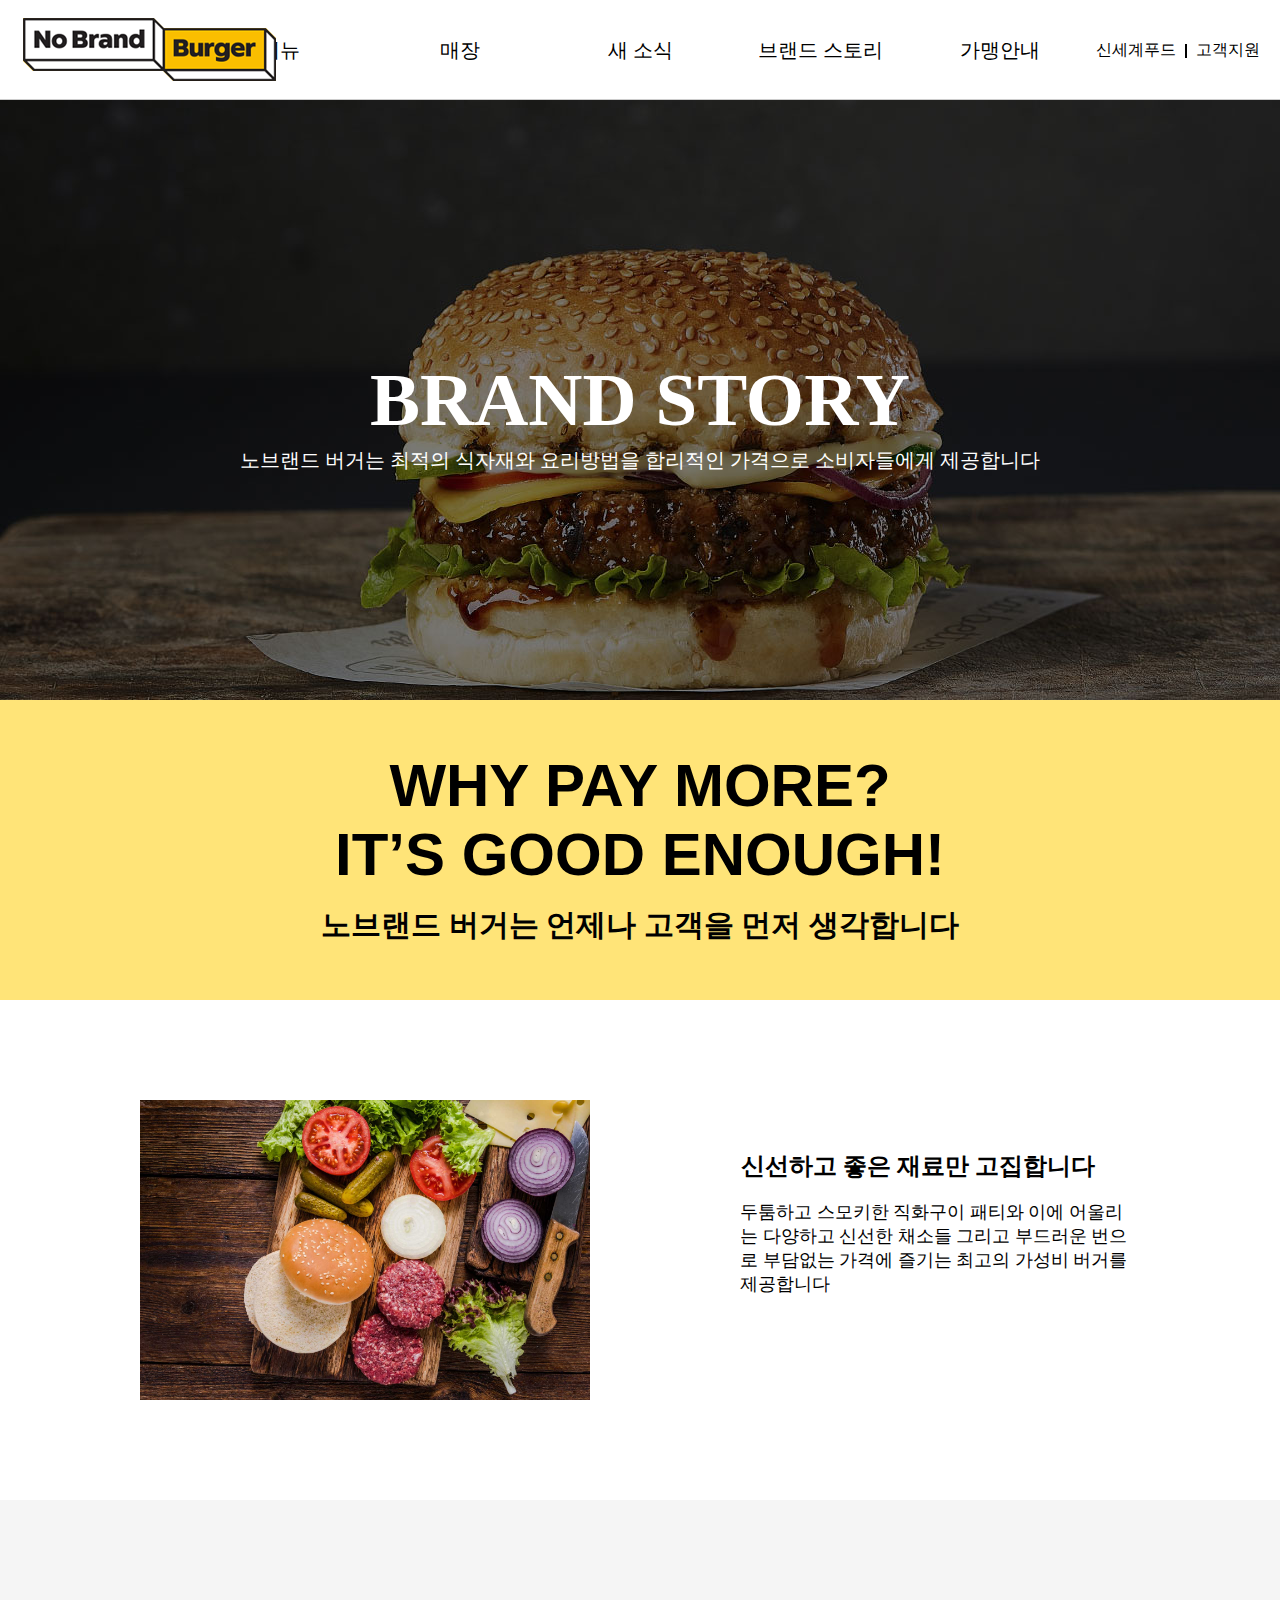
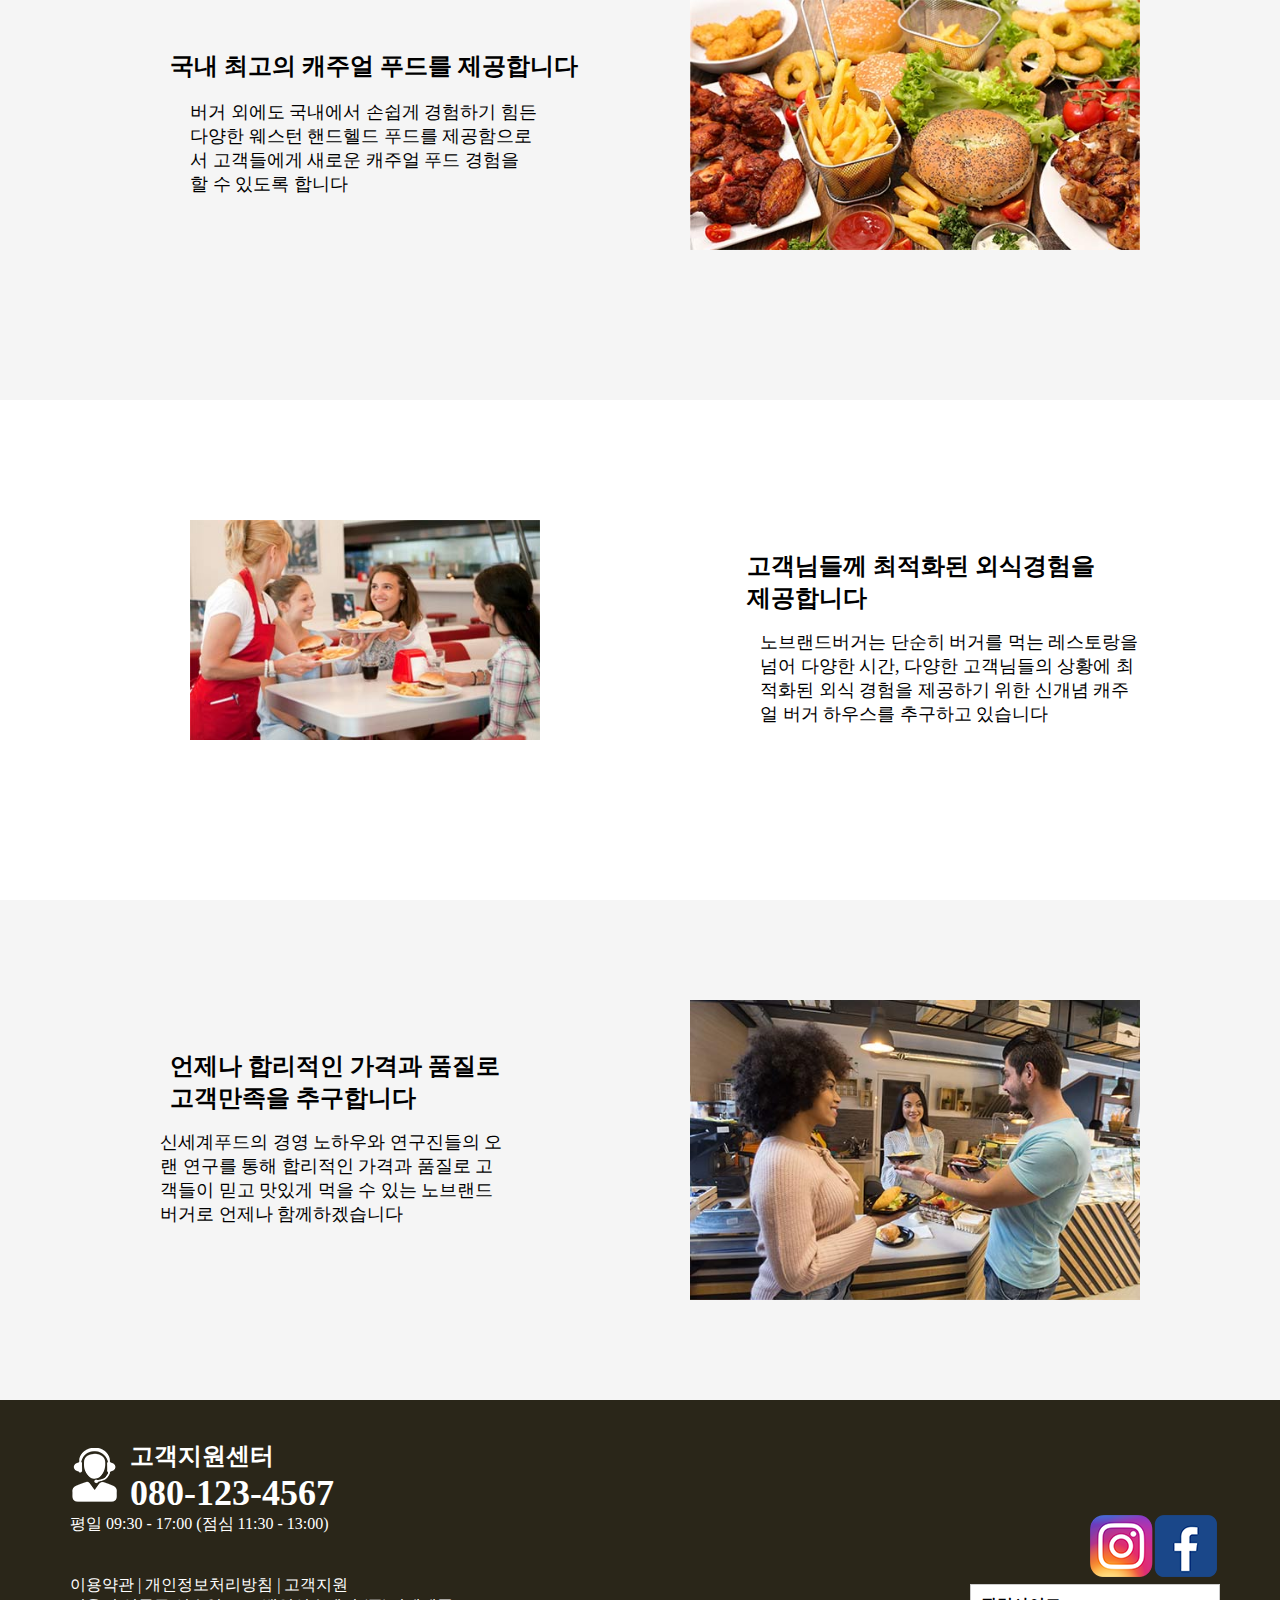
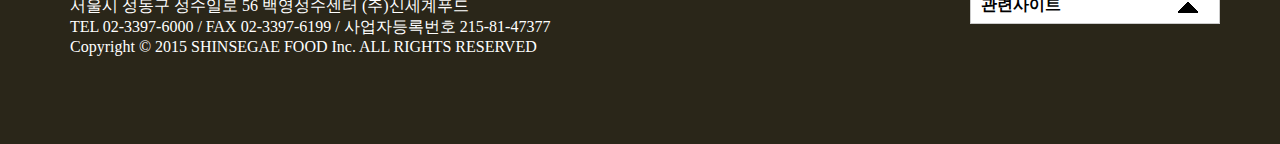
<file: brandstory.html>
<!DOCTYPE html>
<html lang="ko" dir="ltr">
  <head>
    <meta charset="utf-8">
    <meta name="viewport" content="width=device-width">
    <title>노브랜드 버거</title>
    <link rel="stylesheet" href="./css/common.css">
    <link rel="stylesheet" href="./css/brandstory.css">
    <link rel="shortcut icon" href="./images/favicon.png" type="image/x-icon">
    <link href="https://fonts.googleapis.com/css2?family=Nanum+Gothic:wght@400;700;800&display=swap" rel="stylesheet">
    <script src="js/jquery-3.6.0.min.js"></script>
    <script src="./js/common.js" defer></script>
    <script src="./js/brandstory.js" defer></script>
    
  </head>
  <body>
    <div id="headerWrap" class="on">
      <header id="header">
        <h1 class="logo"><a href="index.html">로고</a></h1>
        <div class="webNav">
        <nav id="gnb">
          <h2 class="hidden">주메뉴</h2>
          <ul id="gnbList">
            <li><a href="menu.html">메뉴</a></li>
            <li><a href="#">매장</a></li>
            <li id="news"><a href="#">새 소식</a>
              <ul class="snb">
                <li><a href="#">이벤트</a></li>
                <li><a href="#">뉴스</a></li>
              </ul>
            </li>
            <li><a href="brandstory.html">브랜드 스토리</a></li>
            <li><a href="#">가맹안내</a></li>
          </ul>
        </nav>
        <nav id="ssg">
          <h2 class="hidden">신세계 메뉴</h2>
          <ul>
            <li class="ssgFood"><a href="http://www.shinsegaefood.com/">신세계푸드</a></li>
            <li class="service"><a href="http://www.shinsegaefood.com/cs/voc.sf">고객지원</a></li>
          </ul>
        </nav>
      </div>
      <div class="mobileNav">
        <a href="#" id="hamburgerBar">햄버거바</a>
        <div id="mob_nav">
          <a href="#" id="cancelBar">닫힘버튼</a>
          <nav id="mob_gnb">
            <h2 class="hidden">모바일주메뉴</h2>
            <ul id="mob_gnbList">
              <li><a href="menu.html">메뉴</a></li>
              <li><a href="#">매장</a></li>
              <li id="mob_news"><a href="#">새 소식</a>
                <ul class="mob_snb">
                  <li><a href="#">이벤트</a></li>
                  <li><a href="#">뉴스</a></li>
                </ul>
              </li>
              <li><a href="brandstory.html">브랜드 스토리</a></li>
              <li><a href="#">가맹안내</a></li>
            </ul>
          </nav>
          <nav id="mob_ssg">
            <h2 class="hidden">신세계 메뉴</h2>
            <ul>
              <li class="mob_ssgFood"><a href="#">신세계푸드</a></li>
              <li class="mob_service"><a href="#">고객지원</a></li>
            </ul>
          </nav>
        </div>
      </div>
      </header>
    </div>
    <main>
        <section id="pageTitle">
            <h2>brand story</h2>
            <p>노브랜드 버거는 최적의 식자재와 요리방법을 합리적인 가격으로 소비자들에게 제공합니다</p>
        </section>
        <section id="mainSlogan">
            <h2 class="sloganTitle">Why Pay More?<br>
                It’s Good Enough!</h2>
            <p>노브랜드 버거는 언제나 고객을 먼저 생각합니다</p>
        </section>
        <section id="slogan1">
            <div class="sloganWrap">
            <h2 class="sloganTitle">신선하고 좋은 재료만 고집합니다</h2>
            <p>두툼하고 스모키한 직화구이 패티와 이에 어울리는 
                다양하고 신선한 채소들 그리고 부드러운 번으로
                부담없는 가격에 즐기는 최고의 가성비 버거를 제공합니다</p>
            <img src="./images/hamburger_material.jpg" alt="신선한 재료들">
              </div>
        </section>
        <section id="slogan2">
            <div class="sloganWrap">
            <h2 class="sloganTitle">국내 최고의 캐주얼 푸드를 제공합니다</h2>
            <p>버거 외에도 국내에서 손쉽게 경험하기 힘든 
                다양한 웨스턴 핸드헬드 푸드를 제공함으로서 
                고객들에게 새로운 캐주얼 푸드 경험을 
                할 수 있도록 합니다</p>
            <img src="./images/slogan2.jpg" alt="노브랜드버거 음식들">
            </div>
        </section>
        <section id="slogan3">
            <div class="sloganWrap">
            <h2 class="sloganTitle">고객님들께 최적화된 외식경험을<br>
                제공합니다</h2>
            <p>노브랜드버거는 단순히 버거를 먹는 레스토랑을
                넘어 다양한 시간, 다양한 고객님들의 상황에
                최적화된 외식 경험을 제공하기 위한 신개념
                캐주얼 버거 하우스를 추구하고 있습니다</p>
            <img src="./images/slogan3.jpg" alt="음식 가져다주는 웨이터">
            </div>
        </section>
        <section id="slogan4">
            <div class="sloganWrap">
            <h2 class="sloganTitle">언제나 합리적인 가격과 품질로<br> 
                고객만족을 추구합니다</h2>
            <p>신세계푸드의 경영 노하우와 연구진들의 
                오랜 연구를 통해 합리적인 가격과 품질로
                고객들이 믿고 맛있게 먹을 수 있는 
                노브랜드 버거로 언제나 함께하겠습니다</p>
            <img src="./images/slogan4.jpg" alt="매장서비스">
            </div>
        </section>
    </main>
      <footer>
        <section id="footer">
        <div class="footerWrap">
        <h2 class="hidden">푸터</h2>
        <article id="clientService">
          <h3 class="hidden">콜센터정보</h3>
          <img src="./images/call.png" alt="콜센터그림" id="call">
          <p><span>고객지원센터</span></p>
          <p>080-123-4567</p>
          <p>평일 09:30 - 17:00 (점심 11:30 - 13:00)</p>
        </article>
        <article id="tos">
          <h3 class="hidden">이용약관</h3>
          <p>이용약관  |  개인정보처리방침  |   고객지원<br>
            서울시 성동구 성수일로 56 백영성수센터 (주)신세계푸드<br>
            TEL 02-3397-6000 / FAX 02-3397-6199 / 사업자등록번호 215-81-47377<br>
            Copyright © 2015 SHINSEGAE FOOD Inc. ALL RIGHTS RESERVED</p>
        </article>
        <article id="otherSite">
          <h3 class="hidden">연관사이트</h3>
          <ul id="sns">
            <li><a href="https://www.instagram.com/nobrandburger.official/" id="insta">인스타 바로가기</a></li>
            <li><a href="https://www.facebook.com/NoBrandBurger/" id="facebook">페이스북 바로가기</a></li>
          </ul>
        <div id="related_link">
          <h3>관련사이트</h3>
              <ul class="linkWrap">
                <li class="linkOn"><a href="https://www.shinsegaegroupnewsroom.com/">신세계그룹</a></li>
                <li class="linkOn"><a href="https://www.shinsegaepoint.com/">신세계포인트</a></li>
                <li class="smallTitle">retail</li>
                <li class="linkOn"><a href="https://www.shinsegae.com/">신세계백화점</a></li>
                <li class="linkOn"><a href="http://www.shinsegaefood.com/">신세계푸드</a></li>
                <li class="linkOn"><a href="https://store.emart.com/">이마트</a></li>
                <li class="linkOn"><a href="http://www.traders.co.kr/">이마트 트레이더스</a></li>
                <li class="linkOn"><a href="http://www.emarteveryday.co.kr/">이마트 에브리데이</a></li>
                <li class="linkOn"><a href="https://emart24.co.kr/">이마트24</a></li>
                <li class="smallTitle two">food</li>
                <li class="linkOn"><a href="http://www.shinsegae-lnb.com/">신세계L&B</a></li>
                <li class="linkOn"><a href="https://www.starbucks.co.kr/">스타벅스커피 코리아</a></li>
              </ul>
        </div>
        </article>
      </div>
      </section>
      </footer>
    
  </body>
</html>
</file>
<file: css/common.css>
@charset "utf-8";
/* 초기화 */
* { box-sizing: border-box;}
body, h1, h2, h3, ul, p, dl, dt, dd { margin: 0; padding: 0; }
li { list-style: none; }
a { text-decoration: none; }
.hidden { position: absolute; left: -9999px; }
/* body { overflow-x : hidden;} */
/* 웹폰트 */
@font-face {
  font-family: 'Nanum Gothic', sans-serif;
}
body { min-width : 1200px;
    font-family : "NanumGothic";}
/* 헤더 */
#headerWrap { position : absolute; display: flex; justify-content: center;
               top: 0; left: 0; z-index: 1000;
               width: 100%; height: 100px;
              background: linear-gradient(to bottom, #fff 100px, #fff 100px);
            border-bottom : 1px solid #ccc; box-sizing: border-box;}
#header {  height: 100px; 
          display: flex; justify-content: center;}
.mobileNav { display : none; }
#header .logo { position: absolute; top: 0; left: 0;  }
#header .logo a { display : block; width : 300px; height : 100px; 
    text-indent: -9999px; background : url(../logo/logo.png) no-repeat center / cover;}
/* gnb */
/* #gnb { width: 100%; background: #fff; } */
#gnbList { display: flex; }
#gnbList li { text-align: center; }
#gnbList > li { width: 180px; height : 100px; line-height : 100px;}
#gnbList > li > a { font-size : 20px; color : #000; font-weight : 500; box-sizing: border-box;}

#gnbList > li:hover { border-bottom : 3px solid #fabe00; box-sizing: border-box; }
#gnbList > li:hover > a { color : #fabe00; }
/* snb */
.snb { position: absolute; top: 100px; left: 0; width: 100%; background: #fff;
      display : flex; justify-content: center; }
.snb li { margin : 5px 50px; line-height: 50px; }
.snb li a { color : #000; }
/* .snb:hover { height: 200px; background: #6b8d90; border : 1px solid #000; } */

/* 메뉴롤오버 */
.snb li:hover a { color : #fabe00;   }


/* ssg */
#ssg { position : absolute; top : 40px; right : 20px; }
#ssg ul { display : flex; }
#ssg ul li { position : relative; }
#ssg ul li.ssgFood { padding-right : 10px; }
#ssg ul li.service { padding-left : 10px; }
#ssg ul li.ssgFood::after { content : ""; position : absolute; top : 4px; right : 0;
height : 14px; border-right : 1px solid #000;}
#ssg ul li.service::before { content : ""; position : absolute; top : 4px; left : 0;
height : 14px; border-left : 1px solid #000; }
#ssg ul li a { color : #000;}

main { margin-top: 100px }
/* content */
/* #mainSlide { position: relative; height: 500px; margin-top: 100px; background: #fabe00; } */

/* top 버튼 */
.top { position: fixed; right: 20px; bottom: 100px;
  width: 50px; height: 50px;
  background: url(../images/top.png) no-repeat; background-size : cover; text-indent : -9999px; z-index : 999; }

/* 푸터 */
#footer { background : #2a2619; height : 344px; }
.footerWrap { position : relative; width : 1200px; height : 344px; background : #2a2619;
  margin : 0 auto; color : #fff;  }
#clientService { padding : 40px 30px; }
#call { float : left; margin-right : 10px;}
#clientService p span { font-size : 24px; font-weight : bold; }
#clientService p:nth-of-type(2) { font-size : 36px; font-weight : bold;}
#clientService p:nth-of-type(3) { clear : left;}
#tos { padding : 0 30px;}
#otherSite { position : absolute; bottom : 100px; right : 20px;
  width : 280px; height : 130px; }
#sns { display : flex; padding-left : 150px; }
#insta { display : block; width : 64px; height : 64px;
  background : url(../images/insta.png) no-repeat; text-indent : -9999px; }
#facebook { display : block; width : 64px; height : 64px;
  background : url(../images/facebook.png) no-repeat; text-indent : -9999px; }
#related_link { position : absolute; bottom : 20px; right : 0; width : 250px; height : 40px; color : #000; background : #fff; border : 1px thin #ccc; 
  border : 1px solid #ccc; overflow : visible;  }
#related_link h3 { position : relative; width : 250px; height : 40px; line-height : 40px; margin : 0 auto; font-size : 16px; font-weight : 600; 
  background : url(../images/triangle.png) no-repeat; background-position : 90% 40%; box-sizing : border-box; padding : 0 10px 10px 10px;  }
#related_link .linkWrap { position : absolute; bottom : 40px; left : -1px; border : 1px thin #ccc; }
#related_link .linkWrap li { width : 250px; height : 30px; background : #fff; box-sizing: border-box; padding : 5px 10px; font-size : 14px; }
#related_link .linkWrap li:hover { background : rgb(44, 44, 44);}
#related_link .linkWrap li a { display : block; width : 250px; height : 30px; color : #000; }
#related_link .linkWrap li:hover a { color : #fff;}
#related_link .linkWrap .smallTitle { color : rgb(103, 103, 103); text-transform : uppercase; font-size : 16px; font-weight : bold; }
#related_link .linkWrap .smallTitle:hover { color : rgb(103, 103, 103); background : #fff;}
#related_link .linkWrap .smallTitle::after { display : block; position : absolute; top : 75px; left : 70px; content : ""; 
  width : 160px; height : 15px; border-top : 2px solid #979797; }
#related_link .linkWrap .smallTitle.two::after { display : block; position : absolute; top : 285px; left : 70px; content : ""; 
  width : 160px; height : 15px; border-top : 2px solid #979797; }

/* 1199이하 600이상 */
@media screen and ( max-width : 1199px ) {
  body { overflow-x : hidden;}
  main { margin-top: 170px; }
  /* 메인네비 */
  #header { position : relative; display : block; width : 100%; }
  #header .logo { position: absolute; top: 0px; left : 50%; transform : translateX(-50%) }
  #gnb { position : absolute; height : 70px; top : 100px; left : 0; z-index : 400;
    width : 100%; background : #fff;
   }
  #gnbList > li { width: 20%; height : 70px; line-height : 70px; }
  #gnbList > li:hover > a { color: #fabe00;}
  .snb { top: 69px; }
  #slideArea { position : relative; }
  /* 푸터 */
  #footer { min-width : 600px; }
  .footerWrap { width : 100%; }
  #otherSite { bottom : 150px;}
}

/* 600이하(mobile) */
@media screen and ( max-width : 600px ) {
  * { box-sizing : border-box;}
  #headerWrap { height : 50px; }
  /* .slideBtn { z-index : -1;} */
  #header { height : 50px; }
  #header .logo { position: absolute; top: -25px; left : 50%; transform : translateX(-50%) scale(0.5); }
  
    /* 모바일네비 */
  .webNav { display : none; }
  .mobileNav { display : block; }
  #hamburgerBar { position : absolute; top: 10px; left : 3%; width : 40px; height : 30px; background : url(../images/햄버거바.png) no-repeat; text-indent : -9999px; z-index : 900;}
  #mob_nav { display : block; position : fixed; width : 100%; height : 610px; background : #f8f8f8; z-index : 999; }
  #cancelBar { display : block; position : absolute; top : 12px; left : 4.5%; width : 40px; height : 30px; background: url(../images/mobile/x.png) no-repeat; text-indent : -9999px;}
  #mob_gnb { height : 436px; width : 100%; top : 40px; background : #f8f8f8; border : none;  }
  #mob_gnbList { display: flex; flex-direction: column; margin-top : 50px; }
  #mob_gnbList li { text-align : left; margin : 0 auto; }
  #mob_gnbList > li { width: 90%; height : 70px; padding-top: 0; line-height : 70px; border-bottom : 1px solid #979797; 
    background : url(../images/부등호.png) no-repeat right; }
  #mob_gnbList > li:nth-of-type(3) { height : 160px; background : url(../images/부등호.png) no-repeat right; background-position-y: 17%; }
  #mob_gnbList > li > a { display: block; height: 60px; font-size : 20px; color : #000; font-weight : 500; box-sizing: border-box;}
  #mob_gnbList > li:hover { border-bottom : 1px solid #979797; }
  #mob_gnbList > li:hover > a { color: #000; border-bottom : none; }
  
  /* snb */
.mob_snb { position: relative; top: 5px; left: 0; height : 100px; width: 100%; background: #f8f8f8;
  border-top: none; 
  display : flex; flex-direction: column; border-bottom : 1px solid #979797; }
.mob_snb li { margin : 0; width : 95%; line-height: 45px; }
.mob_snb li a { color : #000;}


/* ssg */
#mob_ssg { position : absolute; width : 100%; height : 100px; top : 500px; right : 0px; }
#mob_ssg ul { display : flex; width : 90%; height : 100px; margin : 0 auto; flex-direction: column; justify-content: space-around;}
#mob_ssg ul li { position : relative; }
#mob_ssg ul li a { color : #000; font-weight : 550;}
#mob_ssg ul li.ssgFood { padding-right : 0px; }
#mob_ssg ul li.service { padding-left : 0px; }
#mob_ssg ul li.ssgFood::after { content : none; }
#mob_ssg ul li.service::before { content : none; }


  #slideArea { position : relative; }

/* 푸터 */
#footer { background : #2a2619; height : 250px; min-width : 0px; width : 100%;}
.footerWrap { position : relative; width : 80vw; height : 250px; background : #2a2619;
  margin : 0 auto; color : #fff;  }
#clientService { padding : 3vw 0; }
#call { float : left; margin-right : 10px; width : 40px; height : 50px;}
#clientService p span { font-size : 20px; font-weight : bold; }
#clientService p:nth-of-type(2) { font-size : 20px; font-weight : bold;}
#clientService p:nth-of-type(3) { clear : left; font-size : 12px;}
#tos { padding : 0px; font-size : 12px;}
#otherSite { position : absolute; bottom : 30px; left : 0px;
  width : 100px; height : 50px; }
#sns { display : flex; padding-left : 0px; }
#insta { display : block; width : 40px; height : 40px;
  background : url(../images/insta.png) no-repeat center / cover; text-indent : -9999px; }
#facebook { display : block; width : 40px; height : 40px;
  background : url(../images/facebook.png) no-repeat center / cover; text-indent : -9999px; }
#related_link { position : absolute; bottom : 20px; left : 100px; width : 200px; height : 30px; color : #000; background : #fff; border : 1px thin #ccc; 
  border : 1px solid #ccc; overflow : visible; }
#related_link h3 { position : relative; width : 200px; height : 30px; line-height : 30px; margin : 0 auto; font-size : 16px; font-weight : 600; 
  background : url(../images/triangle.png) no-repeat; background-position : 90% 40%; box-sizing : border-box; padding : 0px 10px 10px 10px;  }
#related_link .linkWrap { position : absolute; bottom : 30px; left : -1px; border : 1px thin #ccc; }
#related_link .linkWrap .smallTitle { color : rgb(103, 103, 103); text-transform : uppercase; font-size : 16px; font-weight : bold; }
#related_link .linkWrap li { width : 200px; height : 30px; background : #fff; box-sizing: border-box; padding : 5px 10px; font-size : 14px; }
#related_link .linkWrap li:hover { background : rgb(44, 44, 44);}
#related_link .linkWrap .smallTitle:hover { color : rgb(103, 103, 103); background : #fff;}
#related_link .linkWrap .smallTitle::after { 
  width : 110px; }
#related_link .linkWrap .smallTitle.two::after { 
  width : 110px; }


}
</file>
<file: css/brandstory.css>
@charset "utf-8";

/* 페이지 타이틀 */
#pageTitle { position : relative; width : 100%; height : 600px; 
background : url(../images/brandstory_title.jpg) no-repeat center; }
#pageTitle h2 { position : absolute; width : 600px; top : 50%; left : 50%; transform : translate(-45%, -50%);
color : #fff; font-size : 75px; font-weight : bold; text-transform :uppercase; }
#pageTitle p { position : absolute; display : block; width : 1000px; top: 60%; left : 50%; transform : translate(-50%, -50%);
color : #fff; font-size : 20px; text-align: center;}

/* 메인슬로건 */
#mainSlogan { position : relative; width : 100%; height : 300px; background : #ffe478; }
#mainSlogan .sloganTitle { position : absolute; top : 40%; left : 50%; transform : translate(-50%, -50%);
font-size : 60px; font-weight: bold; text-align: center; font-family :'Segoe UI', Tahoma, Geneva, Verdana, sans-serif;
text-transform: uppercase;}
#mainSlogan p { position : absolute; display : block; width : 1000px; top: 75%; left : 50%; transform : translate(-50%, -50%);
    color : #000; font-size : 30px; text-align: center; font-weight : bold;}

/* 슬로건 공통 */
.sloganWrap { width : 1200px; margin : 0 auto; }

/* 슬로건1 */
#slogan1 { width : 100%; height : 500px; background : #fff; }
#slogan1 .sloganWrap { position : relative; width : 1200px; }
#slogan1 .sloganWrap h2 { position : absolute; top: 150px; right : 145px; font-weight : bold;}
#slogan1 .sloganWrap p { position : absolute; top : 200px; right : 100px; width : 400px; font-size : 18px; }
#slogan1 .sloganWrap img { position : absolute; top : 100px; left : 100px; width : 450px; height : 300px; }

/* 슬로건2 */
#slogan2 { width : 100%; height : 500px; background : #f5f5f5; }
#slogan2 .sloganWrap { position : relative; width : 1200px; }
#slogan2 .sloganWrap h2 { position : absolute; top: 150px; left : 130px; }
#slogan2 .sloganWrap p { position : absolute; top : 200px; left : 150px; width : 350px; font-size : 18px; }
#slogan2 .sloganWrap img { position : absolute; top : 100px; right : 100px; width : 450px; height : 250px; }

/* 슬로건3 */
#slogan3 { width : 100%; height : 500px; background : #fff; }
#slogan3 .sloganWrap { position : relative; width : 1200px; }
#slogan3 .sloganWrap h2 { position : absolute; top: 150px; right : 145px; font-weight : bold;}
#slogan3 .sloganWrap p { position : absolute; top : 230px; right : 100px; width : 380px; font-size : 18px; }
#slogan3 .sloganWrap img { position : absolute; top : 120px; left : 150px; width : 350px; height : 220px; }

/* 슬로건4 */
#slogan4 { width : 100%; height : 500px; background : #f5f5f5; }
#slogan4 .sloganWrap { position : relative; width : 1200px; }
#slogan4 .sloganWrap h2 { position : absolute; top: 150px; left : 130px; }
#slogan4 .sloganWrap p { position : absolute; top : 230px; left : 120px; width : 350px; font-size : 18px; }
#slogan4 .sloganWrap img { position : absolute; top : 100px; right : 100px; width : 450px; height : 300px; }

@media screen and ( max-width : 1199px ) {
    body { min-width: 600px;}
    main { overflow-x: hidden;}
    /* 페이지 타이틀 */
    #pageTitle { position : relative; width : 100%; height : 400px; 
    background : url(../images/brandstory_title.jpg) no-repeat center / cover; }
    #pageTitle h2 { position : absolute; top : 50%; left : 50%; transform : translate(-50%, -50%); width : 500px;
    color : #fff; font-size : 50px; font-weight : bold; text-transform :uppercase; text-align: center;}
    #pageTitle p { position : absolute; display : block; width : 1000px; top: 60%; left : 50%; transform : translate(-50%, -50%);
        color : #fff; font-size : 16px; text-align: center;}

    /* 메인슬로건 */
    #mainSlogan { position : relative; width : 100%; height : 200px; background : #ffe478; }
    #mainSlogan .sloganTitle { position : absolute; top : 40%; left : 50%; transform : translate(-50%, -50%); width : 600px;
    font-size : 40px; font-weight: bold; text-align: center; font-family :'Segoe UI', Tahoma, Geneva, Verdana, sans-serif;
    text-transform: uppercase;}
    #mainSlogan p { position : absolute; display : block; width : 600px; top: 75%; left : 50%; transform : translate(-50%, -50%);
        color : #000; font-size : 20px; text-align: center; font-weight : bold;}

    /* 슬로건 공통 */
    .sloganWrap { width : 600px; margin : 0 auto; }

    /* 슬로건1 */
#slogan1 { width : 100%; height : 350px; background : #fff; }
#slogan1 .sloganWrap { position : relative; width : 600px; height : 350px;  }
#slogan1 .sloganWrap h2 { position : absolute; top: 50px; left : 50%; transform : translateX(-50%); 
    width : 300px; font-weight : bold; font-size : 20px; text-align: center;}
#slogan1 .sloganWrap p { position : absolute; top : 130px; right : 0px; width : 200px; font-size : 16px; }
#slogan1 .sloganWrap img { position : absolute; top : 100px; left : 0px; width : 300px; height : 200px; }

/* 슬로건2 */
#slogan2 { width : 100%; height : 350px; background : #f5f5f5; }
#slogan2 .sloganWrap { position : relative; width : 600px; }
#slogan2 .sloganWrap h2 { position : absolute; top: 50px; left : 50%; transform : translateX(-50%); 
    width : 350px; font-weight : bold; font-size : 20px; text-align: center; }
#slogan2 .sloganWrap p { position : absolute; top : 140px; left : 0px; width : 220px; font-size : 16px; }
#slogan2 .sloganWrap img { position : absolute; top : 120px; right : 0px; width : 270px; height : 150px; }

/* 슬로건3 */
#slogan3 { width : 100%; height : 350px; background : #fff; }
#slogan3 .sloganWrap { position : relative; width : 600px; height : 350px; }
#slogan3 .sloganWrap h2 { position : absolute; top: 50px; left : 50%; transform : translateX(-50%); 
    width : 600px; font-weight : bold; font-size : 20px; text-align : center;}
#slogan3 .sloganWrap p { position : absolute; top : 140px; right : 0px; width : 220px; font-size : 16px; }
#slogan3 .sloganWrap img { position : absolute; top : 120px; left : 50px; width : 220px; height : 150px; 
background-size: cover;}

/* 슬로건4 */
#slogan4 { width : 100%; height : 350px; background : #f5f5f5; }
#slogan4 .sloganWrap { position : relative; width : 600px; }
#slogan4 .sloganWrap h2 { position : absolute; top: 50px; left : 50%; transform : translateX(-50%); 
    width : 350px; font-weight : bold; font-size : 20px; text-align: center; }
#slogan4 .sloganWrap p { position : absolute; top : 160px; left : 0px; width : 220px; font-size : 16px; }
#slogan4 .sloganWrap img { position : absolute; top : 120px; right : 0px; width : 270px; height : 180px; }
}

@media screen and ( max-width : 600px ) {
    body { min-width: 400px;}
    main { margin-top: 50px; overflow-x : hidden; }
/* 페이지 타이틀 */
    #pageTitle { position : relative; width : 100%; height : 300px; 
    background : url(../images/brandstory_title.jpg) no-repeat center / cover; }
    #pageTitle h2 { position : absolute; width : 300px; top : 50%; left : 50%; transform : translate(-45%, -50%);
    color : #fff; font-size : 40px; font-weight : bold; text-transform :uppercase;}
    #pageTitle p { position : absolute; display : block; width : 320px; top: 65%; left : 50%; transform : translate(-50%, -50%);
    color : #fff; font-size : 16px; text-align: center;}

    /* 메인슬로건 */
    #mainSlogan { position : relative; width : 100%; height : 150px; background : #ffe478; }
    #mainSlogan .sloganTitle { position : absolute; top : 40%; left : 50%; transform : translate(-50%, -50%);
    font-size : 36px; font-weight: bold; text-align: center; font-family :'Segoe UI', Tahoma, Geneva, Verdana, sans-serif;
    text-transform: uppercase;}
    #mainSlogan p { position : absolute; display : block; width : 400px; top: 80%; left : 50%; transform : translate(-50%, -50%);
        color : #000; font-size : 18px; text-align: center; font-weight : bold;}

    /* 슬로건 공통 */
    .sloganWrap { width : 400px; margin : 0 auto; }

    /* 슬로건1 */
#slogan1 { width : 100%; height : 250px; background : #fff; overflow : hidden; }
#slogan1 .sloganWrap { position : relative; width : 400px; height : 250px;  }
#slogan1 .sloganWrap h2 { position : absolute; top: 30px; left : 50%; transform : translateX(-50%); 
    width : 300px; font-weight : bold; font-size : 20px; text-align: center;}
#slogan1 .sloganWrap p { position : absolute; top : 80px; right : 0px; width : 200px; font-size : 16px; }
#slogan1 .sloganWrap img { position : absolute; top : 80px; left : 0px; width : 180px; height : 120px; }

/* 슬로건2 */
#slogan2 { width : 100%; height : 250px; background : #f5f5f5; overflow : hidden; }
#slogan2 .sloganWrap { position : relative; width : 400px; }
#slogan2 .sloganWrap h2 { position : absolute; top: 30px; left : 50%; transform : translateX(-50%); 
    width : 360px; font-weight : bold; font-size : 20px; text-align: center; }
#slogan2 .sloganWrap p { position : absolute; top : 80px; left : 0px; width : 200px; font-size : 16px; }
#slogan2 .sloganWrap img { position : absolute; top : 90px; right : 0px; width : 180px; height : 100px; }

/* 슬로건3 */
#slogan3 { width : 100%; height : 250px; background : #fff; overflow : hidden;}
#slogan3 .sloganWrap { position : relative; width : 400px; height : 250px;  }
#slogan3 .sloganWrap h2 { position : absolute; top: 30px; left : 50%; transform : translateX(-50%); 
    width : 300px; font-weight : bold; font-size : 20px; text-align: center;}
#slogan3 .sloganWrap p { position : absolute; top : 90px; right : 0px; width : 200px; font-size : 16px; }
#slogan3 .sloganWrap img { position : absolute; top : 80px; left : 0px; width : 180px; height : 100px; }

/* 슬로건4 */
#slogan4 { width : 100%; height : 250px; background : #f5f5f5; overflow : hidden; }
#slogan4 .sloganWrap { position : relative; width : 400px; }
#slogan4 .sloganWrap h2 { position : absolute; top: 30px; left : 50%; transform : translateX(-50%); 
    width : 360px; font-weight : bold; font-size : 20px; text-align: center; }
#slogan4 .sloganWrap p { position : absolute; top : 90px; left : 0px; width : 200px; font-size : 16px; }
#slogan4 .sloganWrap img { position : absolute; top : 90px; right : 0px; width : 180px; height : 120px; }
}
</file>
